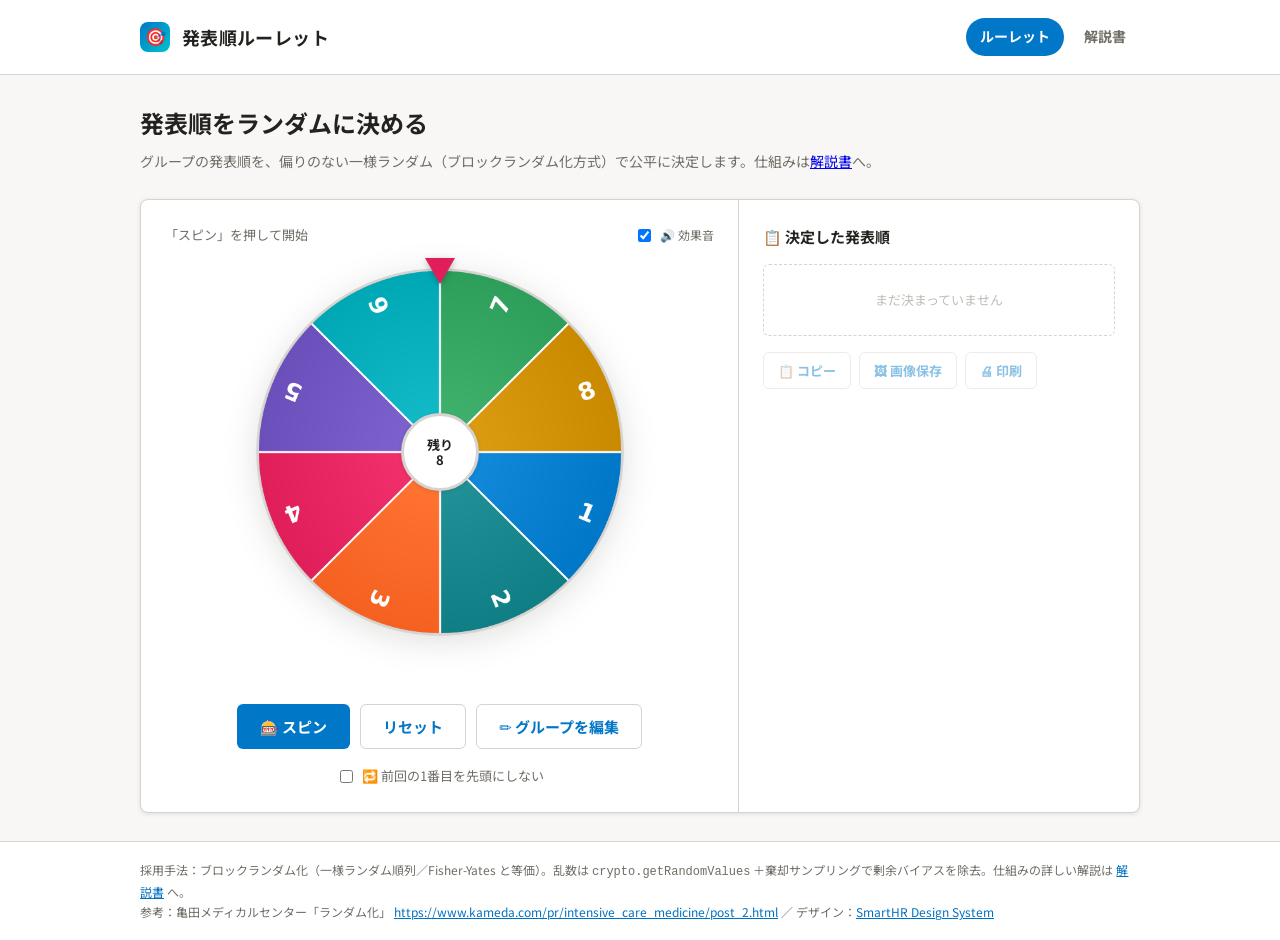
<file: index.html>
<!DOCTYPE html>
<html lang="ja">
<head>
<meta charset="UTF-8" />
<meta name="viewport" content="width=device-width, initial-scale=1.0" />
<title>発表順ルーレット | Presentation Order Randomizer</title>
<link rel="preconnect" href="https://fonts.googleapis.com">
<link rel="preconnect" href="https://fonts.gstatic.com" crossorigin>
<link href="https://fonts.googleapis.com/css2?family=Noto+Sans+JP:wght@400;500;700;900&display=swap" rel="stylesheet">
<link rel="stylesheet" href="style.css">
</head>
<body>
  <header class="site">
    <div class="site-inner">
      <a class="logo-dot" href="index.html">🎯</a>
      <h1><a href="index.html">発表順ルーレット</a></h1>
      <nav class="site-nav">
        <a href="index.html" class="active">ルーレット</a>
        <a href="guide.html">解説書</a>
      </nav>
    </div>
  </header>

  <div class="container">
    <div class="page-title">
      <h2>発表順をランダムに決める</h2>
      <p>グループの発表順を、偏りのない一様ランダム（ブロックランダム化方式）で公平に決定します。仕組みは<a href="guide.html">解説書</a>へ。</p>
    </div>

    <!-- ===== App ===== -->
    <section class="app card">
      <div class="app-grid">
        <div class="wheel-col">
          <div class="statusbar">
            <span class="status" id="status">「スピン」を押して開始</span>
            <label class="mute"><input type="checkbox" id="soundToggle" checked> 🔊 効果音</label>
          </div>
          <div class="wheel-stage">
            <div class="pointer"></div>
            <canvas id="wheel" width="600" height="600"></canvas>
            <div class="hub" id="hub">残り<br>8</div>
          </div>
          <div class="big-result" id="bigResult"></div>
          <div class="controls">
            <button id="spinBtn" class="btn-primary">🎰 スピン</button>
            <button id="resetBtn" class="btn-secondary">リセット</button>
            <button id="editBtn" class="btn-secondary">✏️ グループを編集</button>
          </div>
          <label class="opt"><input type="checkbox" id="avoidConsec"> 🔁 前回の1番目を先頭にしない</label>
        </div>

        <div class="order-col">
          <h3>📋 決定した発表順</h3>
          <ol class="order-list" id="orderList">
            <li class="placeholder">まだ決まっていません</li>
          </ol>
          <div class="result-actions">
            <button id="copyBtn"  class="btn-secondary btn-sm" disabled>📋 コピー</button>
            <button id="imageBtn" class="btn-secondary btn-sm" disabled>🖼 画像保存</button>
            <button id="printBtn" class="btn-secondary btn-sm" disabled>🖨 印刷</button>
          </div>
        </div>
      </div>
    </section>

    <!-- ===== Editor / 編集 ===== -->
    <section class="editor card" id="editor" hidden>
      <div class="editor-head">
        <h3>✏️ グループを編集</h3>
        <button id="closeEditBtn" class="icon-btn" aria-label="閉じる">✕</button>
      </div>
      <p class="editor-note">グループの数・グループ名・メンバー名を自由に変更できます。変更は端末に保存され、次回も保持されます。</p>
      <div id="groupEditor"></div>
      <button id="addGroupBtn" class="btn-add">＋ グループを追加</button>
      <div class="editor-actions">
        <button id="saveEditBtn" class="btn-primary">保存して反映</button>
        <button id="cancelEditBtn" class="btn-secondary">キャンセル</button>
        <button id="resetDefaultBtn" class="btn-text">初期データに戻す</button>
      </div>
    </section>

    <!-- ===== History / 履歴 ===== -->
    <section class="history card" id="historyCard" hidden>
      <div class="editor-head">
        <h3>📜 抽選の履歴</h3>
        <button id="clearHistBtn" class="btn-text">履歴を消去</button>
      </div>
      <ol class="hist-list" id="historyList"></ol>
    </section>
  </div>

  <footer>
    <div class="inner">
      採用手法：ブロックランダム化（一様ランダム順列／Fisher-Yates と等価）。乱数は <code>crypto.getRandomValues</code> ＋棄却サンプリングで剰余バイアスを除去。仕組みの詳しい解説は <a href="guide.html">解説書</a> へ。<br>
      参考：亀田メディカルセンター「ランダム化」 <a href="https://www.kameda.com/pr/intensive_care_medicine/post_2.html" target="_blank" rel="noopener">https://www.kameda.com/pr/intensive_care_medicine/post_2.html</a>
      ／ デザイン：<a href="https://smarthr.design/products/components/" target="_blank" rel="noopener">SmartHR Design System</a>
    </div>
  </footer>

  <canvas id="confetti"></canvas>

  <script src="app.js"></script>
</body>
</html>
</file>
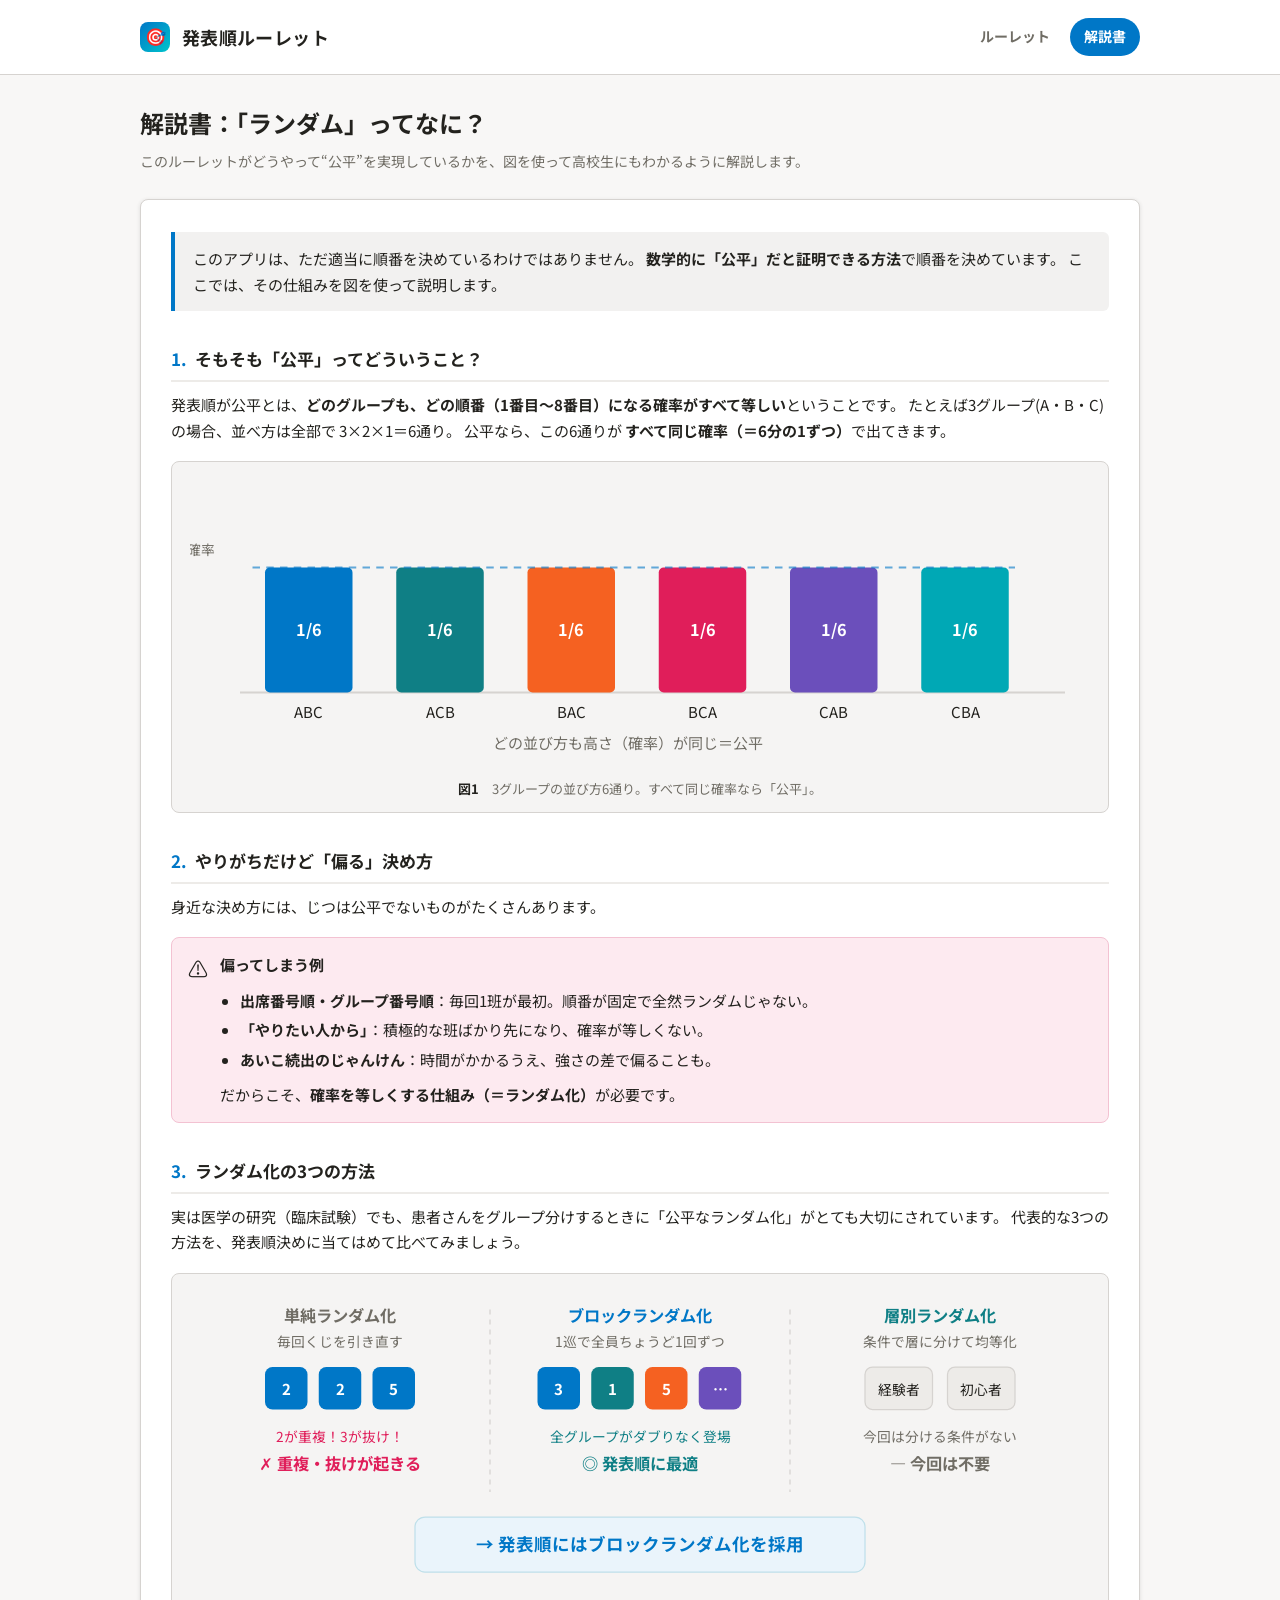
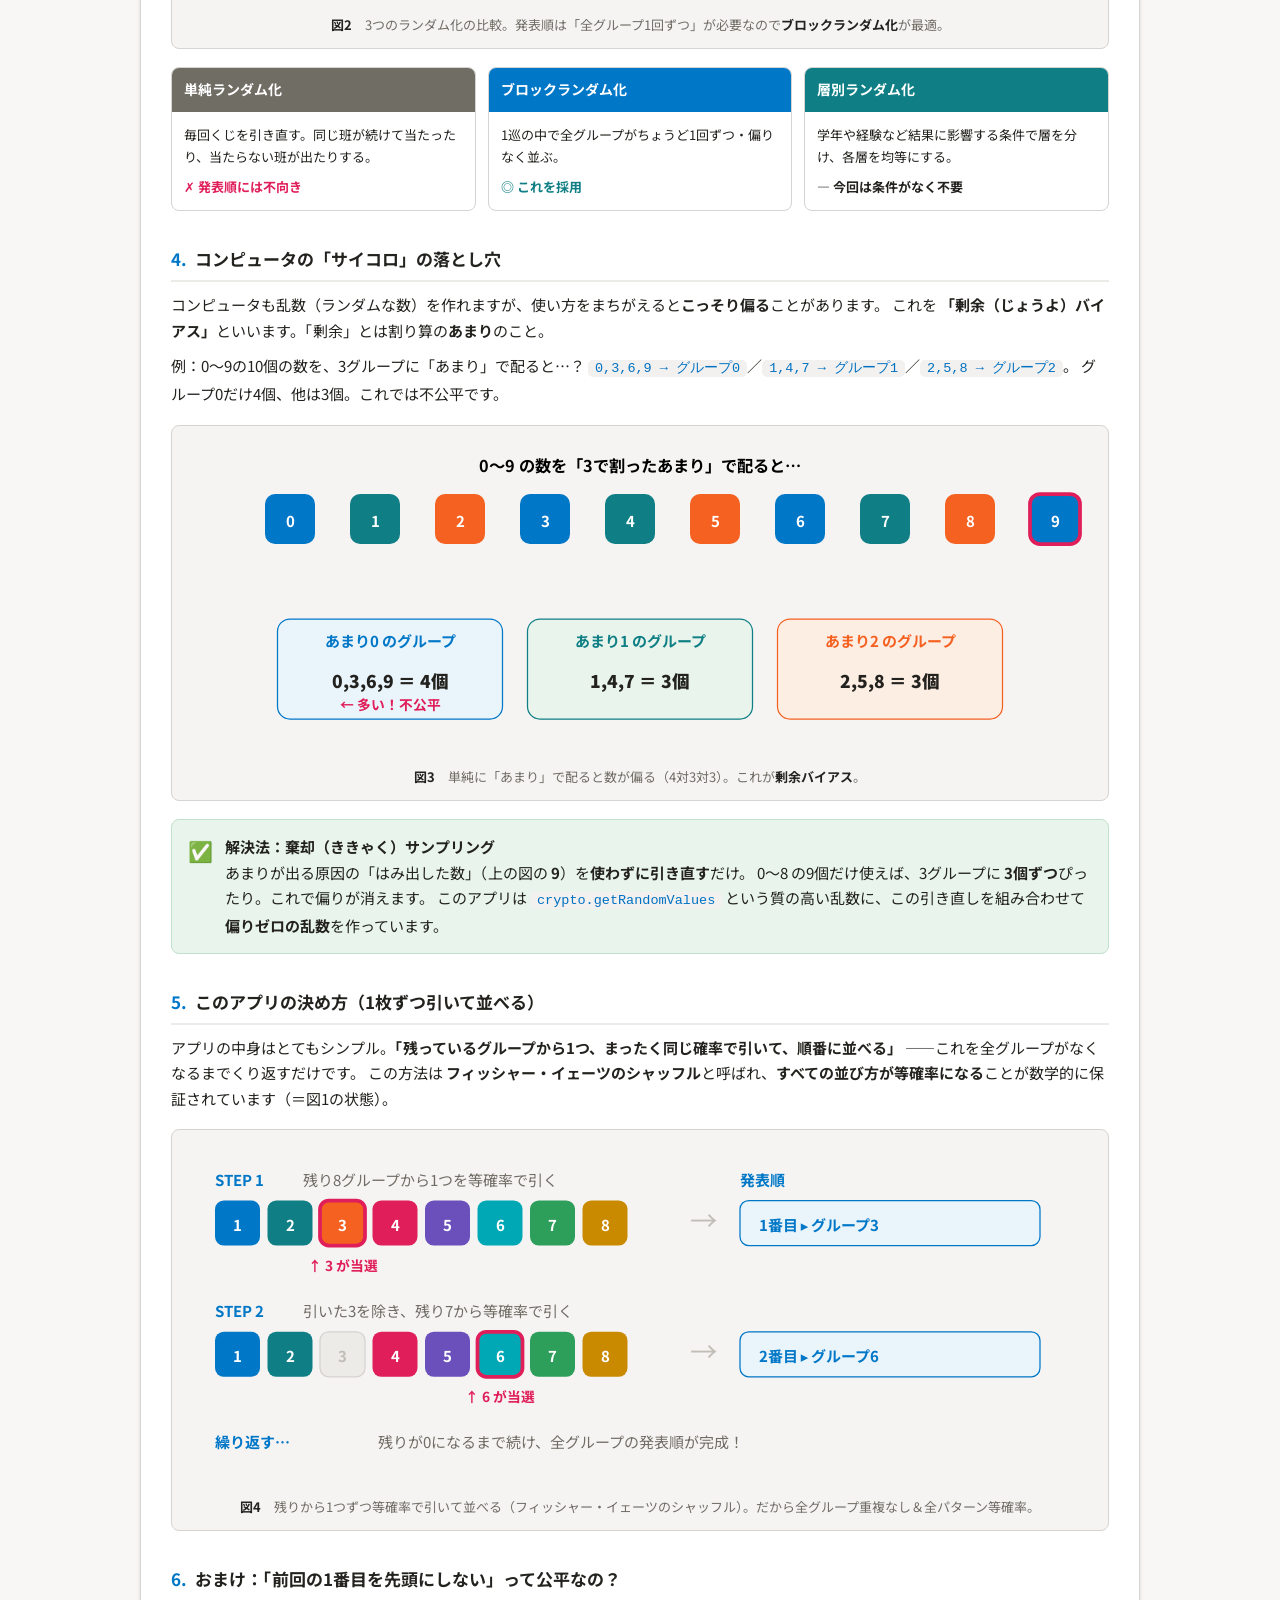
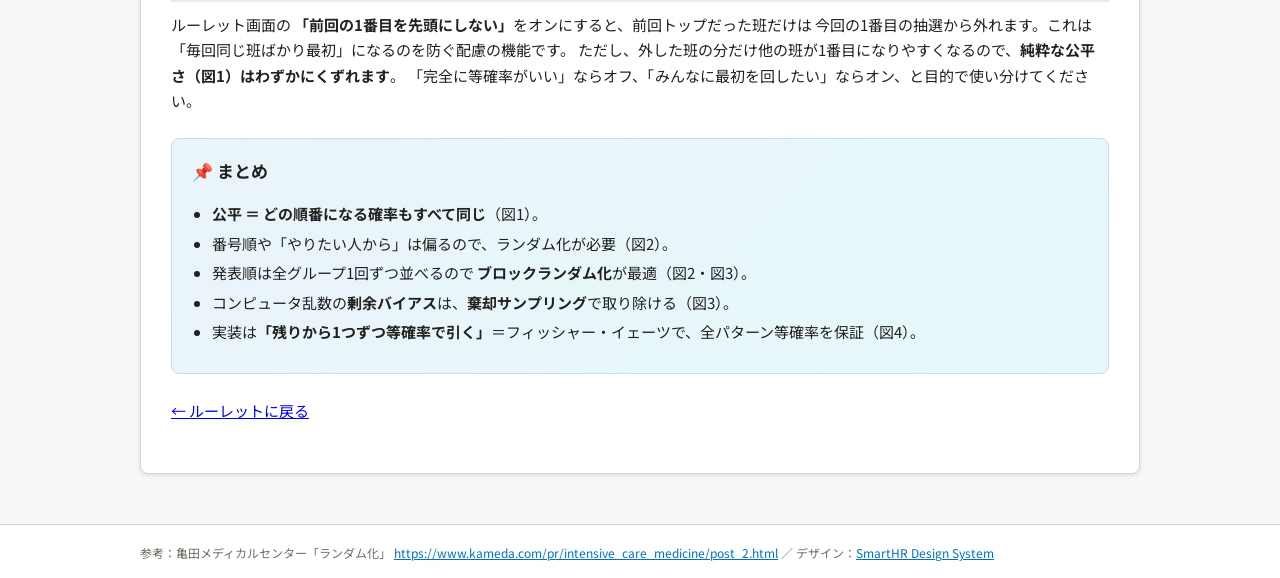
<file: guide.html>
<!DOCTYPE html>
<html lang="ja">
<head>
<meta charset="UTF-8" />
<meta name="viewport" content="width=device-width, initial-scale=1.0" />
<title>解説書「ランダムってなに？」| 発表順ルーレット</title>
<link rel="preconnect" href="https://fonts.googleapis.com">
<link rel="preconnect" href="https://fonts.gstatic.com" crossorigin>
<link href="https://fonts.googleapis.com/css2?family=Noto+Sans+JP:wght@400;500;700;900&display=swap" rel="stylesheet">
<link rel="stylesheet" href="style.css">
</head>
<body>
  <header class="site">
    <div class="site-inner">
      <a class="logo-dot" href="index.html">🎯</a>
      <h1><a href="index.html">発表順ルーレット</a></h1>
      <nav class="site-nav">
        <a href="index.html">ルーレット</a>
        <a href="guide.html" class="active">解説書</a>
      </nav>
    </div>
  </header>

  <div class="container">
    <div class="page-title">
      <h2>解説書：「ランダム」ってなに？</h2>
      <p>このルーレットがどうやって“公平”を実現しているかを、図を使って高校生にもわかるように解説します。</p>
    </div>

    <article class="guide card">
      <p class="lead">
        このアプリは、ただ適当に順番を決めているわけではありません。
        <b>数学的に「公平」だと証明できる方法</b>で順番を決めています。
        ここでは、その仕組みを図を使って説明します。
      </p>

      <!-- 1 -->
      <h3><span class="num">1.</span> そもそも「公平」ってどういうこと？</h3>
      <p>
        発表順が公平とは、<b>どのグループも、どの順番（1番目〜8番目）になる確率がすべて等しい</b>ということです。
        たとえば3グループ(A・B・C)の場合、並べ方は全部で 3×2×1＝6通り。
        公平なら、この6通りが <b>すべて同じ確率（＝6分の1ずつ）</b>で出てきます。
      </p>
      <figure class="figure">
        <svg viewBox="0 0 720 230" role="img" aria-label="6通りの並び方がすべて同じ確率になる棒グラフ">
          <g font-family="inherit" font-size="13" text-anchor="middle">
            <line x1="40" y1="170" x2="700" y2="170" stroke="#d6d3d0" stroke-width="1.5"/>
            <text x="20" y="60" text-anchor="end" fill="#706d65" font-size="11">確率</text>
            <g>
              <rect x="60"  y="70" width="70" height="100" rx="4" fill="#0077c7"/>
              <rect x="165" y="70" width="70" height="100" rx="4" fill="#0f7f85"/>
              <rect x="270" y="70" width="70" height="100" rx="4" fill="#f56121"/>
              <rect x="375" y="70" width="70" height="100" rx="4" fill="#e01e5a"/>
              <rect x="480" y="70" width="70" height="100" rx="4" fill="#6b4fbb"/>
              <rect x="585" y="70" width="70" height="100" rx="4" fill="#00a8b5"/>
            </g>
            <g fill="#23221e" font-size="12">
              <text x="95"  y="190">ABC</text>
              <text x="200" y="190">ACB</text>
              <text x="305" y="190">BAC</text>
              <text x="410" y="190">BCA</text>
              <text x="515" y="190">CAB</text>
              <text x="620" y="190">CBA</text>
            </g>
            <g fill="#fff" font-size="13" font-weight="700">
              <text x="95"  y="125">1/6</text>
              <text x="200" y="125">1/6</text>
              <text x="305" y="125">1/6</text>
              <text x="410" y="125">1/6</text>
              <text x="515" y="125">1/6</text>
              <text x="620" y="125">1/6</text>
            </g>
            <line x1="50" y1="70" x2="660" y2="70" stroke="#0077c7" stroke-width="1.5" stroke-dasharray="6 5" opacity=".6"/>
            <text x="350" y="215" fill="#706d65" font-size="12">どの並び方も高さ（確率）が同じ＝公平</text>
          </g>
        </svg>
        <figcaption><b>図1</b>　3グループの並び方6通り。すべて同じ確率なら「公平」。</figcaption>
      </figure>

      <!-- 2 -->
      <h3><span class="num">2.</span> やりがちだけど「偏る」決め方</h3>
      <p>身近な決め方には、じつは公平でないものがたくさんあります。</p>
      <div class="callout bad">
        <span class="ico">⚠️</span>
        <div>
          <b>偏ってしまう例</b>
          <ul>
            <li><b>出席番号順・グループ番号順</b>：毎回1班が最初。順番が固定で全然ランダムじゃない。</li>
            <li><b>「やりたい人から」</b>：積極的な班ばかり先になり、確率が等しくない。</li>
            <li><b>あいこ続出のじゃんけん</b>：時間がかかるうえ、強さの差で偏ることも。</li>
          </ul>
          だからこそ、<b>確率を等しくする仕組み（＝ランダム化）</b>が必要です。
        </div>
      </div>

      <!-- 3 -->
      <h3><span class="num">3.</span> ランダム化の3つの方法</h3>
      <p>
        実は医学の研究（臨床試験）でも、患者さんをグループ分けするときに「公平なランダム化」がとても大切にされています。
        代表的な3つの方法を、発表順決めに当てはめて比べてみましょう。
      </p>
      <figure class="figure">
        <svg viewBox="0 0 720 250" role="img" aria-label="単純・ブロック・層別ランダム化の比較図">
          <g font-family="inherit" font-size="12" text-anchor="middle">
            <text x="120" y="24" font-size="13" font-weight="700" fill="#706d65">単純ランダム化</text>
            <text x="120" y="44" fill="#706d65" font-size="11">毎回くじを引き直す</text>
            <g>
              <rect x="60"  y="60" width="34" height="34" rx="6" fill="#0077c7"/><text x="77" y="82" fill="#fff" font-weight="700">2</text>
              <rect x="103" y="60" width="34" height="34" rx="6" fill="#0077c7"/><text x="120" y="82" fill="#fff" font-weight="700">2</text>
              <rect x="146" y="60" width="34" height="34" rx="6" fill="#0077c7"/><text x="163" y="82" fill="#fff" font-weight="700">5</text>
            </g>
            <text x="120" y="120" fill="#e01e5a" font-size="11">2が重複！3が抜け！</text>
            <text x="120" y="142" fill="#e01e5a" font-weight="700" font-size="13">✗ 重複・抜けが起きる</text>

            <text x="360" y="24" font-size="13" font-weight="700" fill="#0077c7">ブロックランダム化</text>
            <text x="360" y="44" fill="#706d65" font-size="11">1巡で全員ちょうど1回ずつ</text>
            <g>
              <rect x="278" y="60" width="34" height="34" rx="6" fill="#0077c7"/><text x="295" y="82" fill="#fff" font-weight="700">3</text>
              <rect x="321" y="60" width="34" height="34" rx="6" fill="#0f7f85"/><text x="338" y="82" fill="#fff" font-weight="700">1</text>
              <rect x="364" y="60" width="34" height="34" rx="6" fill="#f56121"/><text x="381" y="82" fill="#fff" font-weight="700">5</text>
              <rect x="407" y="60" width="34" height="34" rx="6" fill="#6b4fbb"/><text x="424" y="82" fill="#fff" font-weight="700">…</text>
            </g>
            <text x="360" y="120" fill="#0f7f85" font-size="11">全グループがダブりなく登場</text>
            <text x="360" y="142" fill="#0f7f85" font-weight="700" font-size="13">◎ 発表順に最適</text>

            <text x="600" y="24" font-size="13" font-weight="700" fill="#0f7f85">層別ランダム化</text>
            <text x="600" y="44" fill="#706d65" font-size="11">条件で層に分けて均等化</text>
            <g>
              <rect x="540" y="60" width="54" height="34" rx="6" fill="#edebe8" stroke="#d6d3d0"/><text x="567" y="82" fill="#23221e" font-size="11">経験者</text>
              <rect x="606" y="60" width="54" height="34" rx="6" fill="#edebe8" stroke="#d6d3d0"/><text x="633" y="82" fill="#23221e" font-size="11">初心者</text>
            </g>
            <text x="600" y="120" fill="#706d65" font-size="11">今回は分ける条件がない</text>
            <text x="600" y="142" fill="#706d65" font-weight="700" font-size="13">— 今回は不要</text>

            <line x1="240" y1="14" x2="240" y2="160" stroke="#d6d3d0" stroke-dasharray="4 4"/>
            <line x1="480" y1="14" x2="480" y2="160" stroke="#d6d3d0" stroke-dasharray="4 4"/>

            <rect x="180" y="180" width="360" height="44" rx="8" fill="#eaf4fb" stroke="#bfe0ea"/>
            <text x="360" y="207" fill="#0077c7" font-size="14" font-weight="700">→ 発表順にはブロックランダム化を採用</text>
          </g>
        </svg>
        <figcaption><b>図2</b>　3つのランダム化の比較。発表順は「全グループ1回ずつ」が必要なので<b>ブロックランダム化</b>が最適。</figcaption>
      </figure>
      <div class="compare">
        <div class="col simple"><h4>単純ランダム化</h4><div class="body">毎回くじを引き直す。同じ班が続けて当たったり、当たらない班が出たりする。<div class="verdict ng">✗ 発表順には不向き</div></div></div>
        <div class="col block"><h4>ブロックランダム化</h4><div class="body">1巡の中で全グループがちょうど1回ずつ・偏りなく並ぶ。<div class="verdict ok">◎ これを採用</div></div></div>
        <div class="col strat"><h4>層別ランダム化</h4><div class="body">学年や経験など結果に影響する条件で層を分け、各層を均等にする。<div class="verdict">— 今回は条件がなく不要</div></div></div>
      </div>

      <!-- 4 -->
      <h3><span class="num">4.</span> コンピュータの「サイコロ」の落とし穴</h3>
      <p>
        コンピュータも乱数（ランダムな数）を作れますが、使い方をまちがえると<b>こっそり偏る</b>ことがあります。
        これを <b>「剰余（じょうよ）バイアス」</b>といいます。「剰余」とは割り算の<b>あまり</b>のこと。
      </p>
      <p>
        例：0〜9の10個の数を、3グループに「あまり」で配ると…？
        <code>0,3,6,9 → グループ0</code>／<code>1,4,7 → グループ1</code>／<code>2,5,8 → グループ2</code>。
        グループ0だけ4個、他は3個。これでは不公平です。
      </p>
      <figure class="figure">
        <svg viewBox="0 0 720 250" role="img" aria-label="剰余バイアスの図。10個の数を3で割った余りで配ると偏る">
          <g font-family="inherit" font-size="12" text-anchor="middle">
            <text x="360" y="22" font-size="13" font-weight="700">0〜9 の数を「3で割ったあまり」で配ると…</text>
            <g>
              <g font-weight="700" fill="#fff">
                <rect x="60"  y="40" width="40" height="40" rx="8" fill="#0077c7"/><text x="80"  y="66">0</text>
                <rect x="128" y="40" width="40" height="40" rx="8" fill="#0f7f85"/><text x="148" y="66">1</text>
                <rect x="196" y="40" width="40" height="40" rx="8" fill="#f56121"/><text x="216" y="66">2</text>
                <rect x="264" y="40" width="40" height="40" rx="8" fill="#0077c7"/><text x="284" y="66">3</text>
                <rect x="332" y="40" width="40" height="40" rx="8" fill="#0f7f85"/><text x="352" y="66">4</text>
                <rect x="400" y="40" width="40" height="40" rx="8" fill="#f56121"/><text x="420" y="66">5</text>
                <rect x="468" y="40" width="40" height="40" rx="8" fill="#0077c7"/><text x="488" y="66">6</text>
                <rect x="536" y="40" width="40" height="40" rx="8" fill="#0f7f85"/><text x="556" y="66">7</text>
                <rect x="604" y="40" width="40" height="40" rx="8" fill="#f56121"/><text x="624" y="66">8</text>
                <rect x="672" y="40" width="40" height="40" rx="8" fill="#0077c7" stroke="#e01e5a" stroke-width="3"/><text x="692" y="66">9</text>
              </g>
            </g>
            <g>
              <rect x="70"  y="140" width="180" height="80" rx="10" fill="#eaf4fb" stroke="#0077c7"/>
              <rect x="270" y="140" width="180" height="80" rx="10" fill="#e8f4ec" stroke="#0f7f85"/>
              <rect x="470" y="140" width="180" height="80" rx="10" fill="#fdeee4" stroke="#f56121"/>
              <text x="160" y="162" fill="#0077c7" font-weight="700">あまり0 のグループ</text>
              <text x="360" y="162" fill="#0f7f85" font-weight="700">あまり1 のグループ</text>
              <text x="560" y="162" fill="#f56121" font-weight="700">あまり2 のグループ</text>
              <text x="160" y="195" fill="#23221e" font-size="14" font-weight="900">0,3,6,9 ＝ 4個</text>
              <text x="360" y="195" fill="#23221e" font-size="14" font-weight="900">1,4,7 ＝ 3個</text>
              <text x="560" y="195" fill="#23221e" font-size="14" font-weight="900">2,5,8 ＝ 3個</text>
              <text x="160" y="213" fill="#e01e5a" font-size="11" font-weight="700">← 多い！不公平</text>
            </g>
          </g>
        </svg>
        <figcaption><b>図3</b>　単純に「あまり」で配ると数が偏る（4対3対3）。これが<b>剰余バイアス</b>。</figcaption>
      </figure>
      <div class="callout good">
        <span class="ico">✅</span>
        <div>
          <b>解決法：棄却（ききゃく）サンプリング</b><br>
          あまりが出る原因の「はみ出した数」（上の図の <b>9</b>）を<b>使わずに引き直す</b>だけ。
          0〜8 の9個だけ使えば、3グループに <b>3個ずつ</b>ぴったり。これで偏りが消えます。
          このアプリは <code>crypto.getRandomValues</code> という質の高い乱数に、この引き直しを組み合わせて
          <b>偏りゼロの乱数</b>を作っています。
        </div>
      </div>

      <!-- 5 -->
      <h3><span class="num">5.</span> このアプリの決め方（1枚ずつ引いて並べる）</h3>
      <p>
        アプリの中身はとてもシンプル。<b>「残っているグループから1つ、まったく同じ確率で引いて、順番に並べる」</b>
        ——これを全グループがなくなるまでくり返すだけです。
        この方法は <b>フィッシャー・イェーツのシャッフル</b>と呼ばれ、<b>すべての並び方が等確率になる</b>ことが数学的に保証されています（＝図1の状態）。
      </p>
      <figure class="figure">
        <svg viewBox="0 0 720 270" role="img" aria-label="残りから1つずつ引いて発表順に並べる手順">
          <g font-family="inherit" font-size="12">
            <text x="20" y="30" font-weight="700" fill="#0077c7">STEP 1</text>
            <text x="90" y="30" fill="#706d65">残り8グループから1つを等確率で引く</text>
            <g font-weight="700" fill="#fff" text-anchor="middle">
              <rect x="20"  y="42" width="36" height="36" rx="7" fill="#0077c7"/><text x="38"  y="66">1</text>
              <rect x="62"  y="42" width="36" height="36" rx="7" fill="#0f7f85"/><text x="80"  y="66">2</text>
              <rect x="104" y="42" width="36" height="36" rx="7" fill="#f56121" stroke="#e01e5a" stroke-width="3"/><text x="122" y="66">3</text>
              <rect x="146" y="42" width="36" height="36" rx="7" fill="#e01e5a"/><text x="164" y="66">4</text>
              <rect x="188" y="42" width="36" height="36" rx="7" fill="#6b4fbb"/><text x="206" y="66">5</text>
              <rect x="230" y="42" width="36" height="36" rx="7" fill="#00a8b5"/><text x="248" y="66">6</text>
              <rect x="272" y="42" width="36" height="36" rx="7" fill="#2e9e5b"/><text x="290" y="66">7</text>
              <rect x="314" y="42" width="36" height="36" rx="7" fill="#c98a00"/><text x="332" y="66">8</text>
            </g>
            <text x="122" y="98" text-anchor="middle" fill="#e01e5a" font-size="11" font-weight="700">↑ 3 が当選</text>
            <text x="400" y="66" font-size="22" fill="#c1bdb7">→</text>
            <text x="440" y="30" font-weight="700" fill="#0077c7">発表順</text>
            <g>
              <rect x="440" y="42" width="240" height="36" rx="7" fill="#eaf4fb" stroke="#0077c7"/>
              <text x="455" y="66" fill="#0077c7" font-weight="700">1番目 ▸ グループ3</text>
            </g>

            <text x="20" y="135" font-weight="700" fill="#0077c7">STEP 2</text>
            <text x="90" y="135" fill="#706d65">引いた3を除き、残り7から等確率で引く</text>
            <g font-weight="700" fill="#fff" text-anchor="middle">
              <rect x="20"  y="147" width="36" height="36" rx="7" fill="#0077c7"/><text x="38"  y="171">1</text>
              <rect x="62"  y="147" width="36" height="36" rx="7" fill="#0f7f85"/><text x="80"  y="171">2</text>
              <rect x="104" y="147" width="36" height="36" rx="7" fill="#edebe8" stroke="#d6d3d0"/><text x="122" y="171" fill="#c1bdb7">3</text>
              <rect x="146" y="147" width="36" height="36" rx="7" fill="#e01e5a"/><text x="164" y="171">4</text>
              <rect x="188" y="147" width="36" height="36" rx="7" fill="#6b4fbb"/><text x="206" y="171">5</text>
              <rect x="230" y="147" width="36" height="36" rx="7" fill="#00a8b5" stroke="#e01e5a" stroke-width="3"/><text x="248" y="171">6</text>
              <rect x="272" y="147" width="36" height="36" rx="7" fill="#2e9e5b"/><text x="290" y="171">7</text>
              <rect x="314" y="147" width="36" height="36" rx="7" fill="#c98a00"/><text x="332" y="171">8</text>
            </g>
            <text x="248" y="203" text-anchor="middle" fill="#e01e5a" font-size="11" font-weight="700">↑ 6 が当選</text>
            <text x="400" y="171" font-size="22" fill="#c1bdb7">→</text>
            <g>
              <rect x="440" y="147" width="240" height="36" rx="7" fill="#eaf4fb" stroke="#0077c7"/>
              <text x="455" y="171" fill="#0077c7" font-weight="700">2番目 ▸ グループ6</text>
            </g>

            <text x="20" y="240" font-weight="700" fill="#0077c7">繰り返す…</text>
            <text x="150" y="240" fill="#706d65">残りが0になるまで続け、全グループの発表順が完成！</text>
          </g>
        </svg>
        <figcaption><b>図4</b>　残りから1つずつ等確率で引いて並べる（フィッシャー・イェーツのシャッフル）。だから全グループ重複なし＆全パターン等確率。</figcaption>
      </figure>

      <!-- おまけ：連続回避について -->
      <h3><span class="num">6.</span> おまけ：「前回の1番目を先頭にしない」って公平なの？</h3>
      <p>
        ルーレット画面の <b>「前回の1番目を先頭にしない」</b>をオンにすると、前回トップだった班だけは
        今回の1番目の抽選から外れます。これは「毎回同じ班ばかり最初」になるのを防ぐ配慮の機能です。
        ただし、外した班の分だけ他の班が1番目になりやすくなるので、<b>純粋な公平さ（図1）はわずかにくずれます</b>。
        「完全に等確率がいい」ならオフ、「みんなに最初を回したい」ならオン、と目的で使い分けてください。
      </p>

      <div class="summary-box">
        <h3>📌 まとめ</h3>
        <ul>
          <li><b>公平 ＝ どの順番になる確率もすべて同じ</b>（図1）。</li>
          <li>番号順や「やりたい人から」は偏るので、ランダム化が必要（図2）。</li>
          <li>発表順は全グループ1回ずつ並べるので <b>ブロックランダム化</b>が最適（図2・図3）。</li>
          <li>コンピュータ乱数の<b>剰余バイアス</b>は、<b>棄却サンプリング</b>で取り除ける（図3）。</li>
          <li>実装は<b>「残りから1つずつ等確率で引く」</b>＝フィッシャー・イェーツで、全パターン等確率を保証（図4）。</li>
        </ul>
      </div>

      <p style="margin-top:24px;"><a href="index.html">← ルーレットに戻る</a></p>
    </article>
  </div>

  <footer>
    <div class="inner">
      参考：亀田メディカルセンター「ランダム化」 <a href="https://www.kameda.com/pr/intensive_care_medicine/post_2.html" target="_blank" rel="noopener">https://www.kameda.com/pr/intensive_care_medicine/post_2.html</a>
      ／ デザイン：<a href="https://smarthr.design/products/components/" target="_blank" rel="noopener">SmartHR Design System</a>
    </div>
  </footer>
</body>
</html>
</file>
<file: style.css>
/* ===== SmartHR Design Tokens ===== */
:root{
  --main:#0077c7;        /* MAIN / primary */
  --main-hover:#0071c1;
  --brand:#00c4cc;       /* SmartHR blue */
  --danger:#e01e5a;
  --warning:#ffcc17;
  --green:#0f7f85;
  --orange:#f56121;

  --text-black:#23221e;
  --text-grey:#706d65;
  --text-disabled:#c1bdb7;
  --link:#0071c1;

  --bg:#f8f7f6;          /* BACKGROUND */
  --base-grey:#f5f4f3;
  --over-bg:#f2f1f0;
  --head:#edebe8;
  --border:#d6d3d0;
  --white:#fff;

  --radius:8px;
  --radius-sm:6px;
  --shadow:0 1px 4px rgba(35,34,30,.12);
  --shadow-lg:0 4px 16px rgba(35,34,30,.12);
}
*{box-sizing:border-box;}
html,body{margin:0;}
body{
  font-family:"Noto Sans JP","Hiragino Kaku Gothic ProN","Yu Gothic",Meiryo,system-ui,sans-serif;
  color:var(--text-black);
  background:var(--bg);
  line-height:1.7;
  font-size:15px;
  -webkit-font-smoothing:antialiased;
}
.container{max-width:1040px;margin:0 auto;padding:0 20px;}

/* ===== Header ===== */
header.site{
  background:var(--white);
  border-bottom:1px solid var(--border);
}
.site-inner{
  max-width:1040px;margin:0 auto;padding:18px 20px;
  display:flex;align-items:center;gap:12px;
}
.logo-dot{
  width:30px;height:30px;border-radius:8px;flex:0 0 auto;
  background:linear-gradient(135deg,var(--main),var(--brand));
  display:flex;align-items:center;justify-content:center;font-size:17px;
  text-decoration:none;
}
header.site h1{margin:0;font-size:18px;font-weight:700;letter-spacing:.02em;}
header.site h1 a{color:inherit;text-decoration:none;}
.site-nav{margin-left:auto;display:flex;gap:6px;align-items:center;}
.site-nav a{
  font-size:14px;font-weight:700;color:var(--text-grey);text-decoration:none;
  padding:7px 14px;border-radius:999px;transition:background .15s,color .15s;
}
.site-nav a:hover{background:var(--base-grey);color:var(--text-black);}
.site-nav a.active{background:var(--main);color:#fff;}

.page-title{padding:28px 0 8px;}
.page-title h2{margin:0;font-size:24px;font-weight:700;}
.page-title p{margin:6px 0 0;color:var(--text-grey);font-size:14px;}

/* ===== Card ===== */
.card{
  background:var(--white);
  border:1px solid var(--border);
  border-radius:var(--radius);
  box-shadow:var(--shadow);
}
section.app{margin:18px 0 28px;}
.app-grid{
  display:grid;
  grid-template-columns: minmax(320px,1fr) minmax(300px,400px);
  gap:0;
}
@media (max-width:860px){ .app-grid{grid-template-columns:1fr;} }

.wheel-col{padding:24px;display:flex;flex-direction:column;align-items:center;gap:16px;
  border-right:1px solid var(--border);}
@media (max-width:860px){ .wheel-col{border-right:none;border-bottom:1px solid var(--border);} }

.statusbar{width:100%;display:flex;justify-content:space-between;align-items:center;}
.status{font-size:13px;color:var(--text-grey);}
.mute,.opt{font-size:12px;color:var(--text-grey);display:flex;gap:6px;align-items:center;cursor:pointer;user-select:none;}
.opt{font-size:13px;}

.wheel-stage{position:relative;width:min(70vw,380px);aspect-ratio:1/1;}
canvas#wheel{width:100%;height:100%;display:block;filter:drop-shadow(0 6px 16px rgba(35,34,30,.14));}
.pointer{
  position:absolute;top:-4px;left:50%;transform:translateX(-50%);
  width:0;height:0;border-left:15px solid transparent;border-right:15px solid transparent;
  border-top:26px solid var(--danger);filter:drop-shadow(0 2px 3px rgba(0,0,0,.25));z-index:5;
}
.hub{
  position:absolute;top:50%;left:50%;transform:translate(-50%,-50%);
  width:78px;height:78px;border-radius:50%;background:var(--white);
  border:3px solid var(--border);box-shadow:var(--shadow);
  display:flex;align-items:center;justify-content:center;
  font-weight:700;font-size:13px;color:var(--text-black);text-align:center;line-height:1.2;z-index:4;user-select:none;
}

.big-result{min-height:30px;font-size:20px;font-weight:700;color:var(--main);text-align:center;}

.controls{display:flex;gap:10px;flex-wrap:wrap;justify-content:center;}
button{
  font-family:inherit;cursor:pointer;border-radius:var(--radius-sm);
  padding:11px 22px;font-size:15px;font-weight:700;transition:background .15s,box-shadow .15s,color .15s;
  border:1px solid transparent;
}
button:focus-visible{outline:3px solid rgba(0,119,199,.4);outline-offset:1px;}
.btn-primary{background:var(--main);color:var(--white);}
.btn-primary:hover:not(:disabled){background:var(--main-hover);}
.btn-secondary{background:var(--white);color:var(--main);border-color:var(--border);}
.btn-secondary:hover:not(:disabled){background:var(--base-grey);}
button:disabled{opacity:.45;cursor:not-allowed;}
.btn-sm{padding:8px 14px;font-size:13px;}

/* ===== Order list ===== */
.order-col{padding:24px;}
.order-col h3{margin:0 0 14px;font-size:15px;font-weight:700;color:var(--text-black);
  display:flex;align-items:center;gap:8px;}
.order-list{list-style:none;margin:0;padding:0;display:flex;flex-direction:column;gap:8px;}
.order-item{
  display:flex;align-items:center;gap:12px;padding:10px 12px;border-radius:var(--radius-sm);
  background:var(--base-grey);border:1px solid var(--border);
  opacity:0;transform:translateY(8px);animation:pop .4s cubic-bezier(.2,1,.3,1) forwards;
}
@keyframes pop{to{opacity:1;transform:translateY(0);}}
.rank{flex:0 0 auto;width:34px;height:34px;border-radius:8px;display:flex;align-items:center;justify-content:center;
  font-weight:900;font-size:15px;color:var(--white);background:var(--main);}
.order-item .info{display:flex;flex-direction:column;min-width:0;}
.order-item .grp{font-weight:700;font-size:14px;}
.order-item .members{font-size:12px;color:var(--text-grey);white-space:nowrap;overflow:hidden;text-overflow:ellipsis;}
.placeholder{color:var(--text-disabled);font-size:13px;text-align:center;padding:24px 0;
  border:1px dashed var(--border);border-radius:var(--radius-sm);}
.result-actions{display:flex;gap:8px;flex-wrap:wrap;margin-top:16px;}

/* ===== Editor ===== */
section.editor{margin:0 0 28px;padding:22px 24px;}
.editor-head{display:flex;align-items:center;justify-content:space-between;}
.editor-head h3{margin:0;font-size:17px;font-weight:700;}
.editor-note{margin:6px 0 18px;font-size:13px;color:var(--text-grey);}
.icon-btn{background:transparent;border:1px solid var(--border);border-radius:var(--radius-sm);
  width:34px;height:34px;padding:0;color:var(--text-grey);font-size:14px;line-height:1;}
.icon-btn:hover{background:var(--base-grey);}
.grp-edit{border:1px solid var(--border);border-radius:var(--radius);padding:14px 16px;margin-bottom:12px;background:var(--base-grey);}
.grp-edit .grp-top{display:flex;align-items:center;gap:10px;margin-bottom:10px;}
.grp-edit .grp-no{flex:0 0 auto;width:30px;height:30px;border-radius:7px;background:var(--main);color:#fff;
  font-weight:900;display:flex;align-items:center;justify-content:center;font-size:14px;}
.grp-edit input[type=text]{font-family:inherit;font-size:14px;color:var(--text-black);
  border:1px solid var(--border);border-radius:var(--radius-sm);padding:8px 10px;background:#fff;width:100%;}
.grp-edit input[type=text]:focus{outline:none;border-color:var(--main);box-shadow:0 0 0 3px rgba(0,119,199,.15);}
.grp-name-in{flex:1 1 auto;font-weight:700;}
.members-edit{display:flex;flex-direction:column;gap:8px;padding-left:40px;}
.member-row{display:flex;align-items:center;gap:8px;}
.member-row .mlabel{flex:0 0 auto;font-size:12px;color:var(--text-grey);width:62px;}
.del-btn{flex:0 0 auto;background:#fff;border:1px solid var(--border);color:var(--danger);
  border-radius:var(--radius-sm);width:32px;height:32px;padding:0;font-size:13px;cursor:pointer;}
.del-btn:hover{background:#fdeaf0;border-color:#f3c2d2;}
.add-member{margin:10px 0 0 40px;}
.btn-add{font-family:inherit;cursor:pointer;width:100%;padding:11px;border-radius:var(--radius-sm);
  border:1px dashed var(--main);background:#eaf4fb;color:var(--main);font-weight:700;font-size:14px;}
.btn-add:hover{background:#dcecf9;}
.btn-add.sm{width:auto;padding:7px 14px;font-size:13px;border-style:solid;background:#fff;}
.editor-actions{display:flex;align-items:center;gap:10px;margin-top:18px;flex-wrap:wrap;}
.btn-text{background:transparent;border:none;color:var(--text-grey);text-decoration:underline;
  cursor:pointer;font-family:inherit;font-size:13px;margin-left:auto;}
.btn-text:hover{color:var(--danger);}

/* ===== History ===== */
section.history{margin:0 0 28px;padding:22px 24px;}
.hist-list{list-style:none;margin:14px 0 0;padding:0;display:flex;flex-direction:column;gap:10px;}
.hist-item{border:1px solid var(--border);border-radius:var(--radius);padding:12px 14px;background:var(--base-grey);}
.hist-item .hist-time{font-size:12px;color:var(--text-grey);margin-bottom:4px;}
.hist-item .hist-order{font-size:13px;color:var(--text-black);line-height:1.6;}
.hist-item .hist-order b{color:var(--main);}

/* ===== Guide / 解説書 ===== */
article.guide{padding:32px 30px 40px;margin:18px 0 50px;}
.guide .lead{
  background:var(--over-bg);border-left:4px solid var(--main);
  padding:14px 18px;border-radius:0 var(--radius-sm) var(--radius-sm) 0;color:var(--text-black);margin:0 0 28px;
}
.guide h2{font-size:22px;margin:0 0 6px;}
.guide h2 .badge{display:inline-block;background:var(--main);color:#fff;font-size:12px;font-weight:700;
  padding:3px 9px;border-radius:999px;margin-right:10px;vertical-align:middle;}
.guide h3{font-size:17px;margin:34px 0 10px;padding-bottom:6px;border-bottom:2px solid var(--head);
  display:flex;align-items:center;gap:8px;}
.guide h3 .num{color:var(--main);}
.guide p{margin:10px 0;}
.guide ul{margin:10px 0;padding-left:1.3em;}
.guide li{margin:4px 0;}
.guide code{background:var(--over-bg);color:var(--main-hover);padding:1px 7px;border-radius:5px;font-size:.9em;}
.figure{margin:18px 0;background:var(--base-grey);border:1px solid var(--border);border-radius:var(--radius);
  padding:18px 18px 12px;}
.figure svg{width:100%;height:auto;display:block;}
.figure figcaption{margin-top:10px;font-size:13px;color:var(--text-grey);text-align:center;}
.figure figcaption b{color:var(--text-black);}
.callout{display:flex;gap:12px;background:#fff7e0;border:1px solid #f0dca0;border-radius:var(--radius);
  padding:14px 16px;margin:18px 0;}
.callout .ico{flex:0 0 auto;font-size:20px;}
.callout.good{background:#e8f4ec;border-color:#bfe0cb;}
.callout.bad{background:#fdeaf0;border-color:#f3c2d2;}
.compare{display:grid;grid-template-columns:repeat(3,1fr);gap:12px;margin:18px 0;}
@media (max-width:720px){.compare{grid-template-columns:1fr;}}
.compare .col{border:1px solid var(--border);border-radius:var(--radius);overflow:hidden;background:#fff;}
.compare .col h4{margin:0;padding:10px 12px;font-size:14px;color:#fff;}
.compare .col.simple h4{background:var(--text-grey);}
.compare .col.block h4{background:var(--main);}
.compare .col.strat h4{background:var(--green);}
.compare .col .body{padding:12px;font-size:13px;}
.compare .verdict{font-weight:700;margin-top:8px;}
.compare .verdict.ng{color:var(--danger);}
.compare .verdict.ok{color:var(--green);}
.summary-box{background:linear-gradient(135deg,#eaf4fb,#e6f8f9);border:1px solid #bfe0ea;
  border-radius:var(--radius);padding:18px 20px;margin-top:24px;}
.summary-box h3{border:none;margin-top:0;}

footer{border-top:1px solid var(--border);background:#fff;}
footer .inner{max-width:1040px;margin:0 auto;padding:18px 20px;font-size:12px;color:var(--text-grey);}
footer a{color:var(--link);}

#confetti{position:fixed;inset:0;pointer-events:none;z-index:50;}

/* ===== 印刷（発表順だけ出力） ===== */
@media print{
  body{background:#fff;}
  header.site,.page-title,.wheel-col,section.editor,section.history,footer,
  #confetti,.result-actions,.statusbar{display:none !important;}
  .container{max-width:none;padding:0;}
  .app-grid{grid-template-columns:1fr;}
  .card{box-shadow:none;border:none;}
  .order-col{padding:0;}
  .order-item{break-inside:avoid;border-color:#ccc;background:#fff;animation:none;opacity:1;transform:none;}
}
</file>
